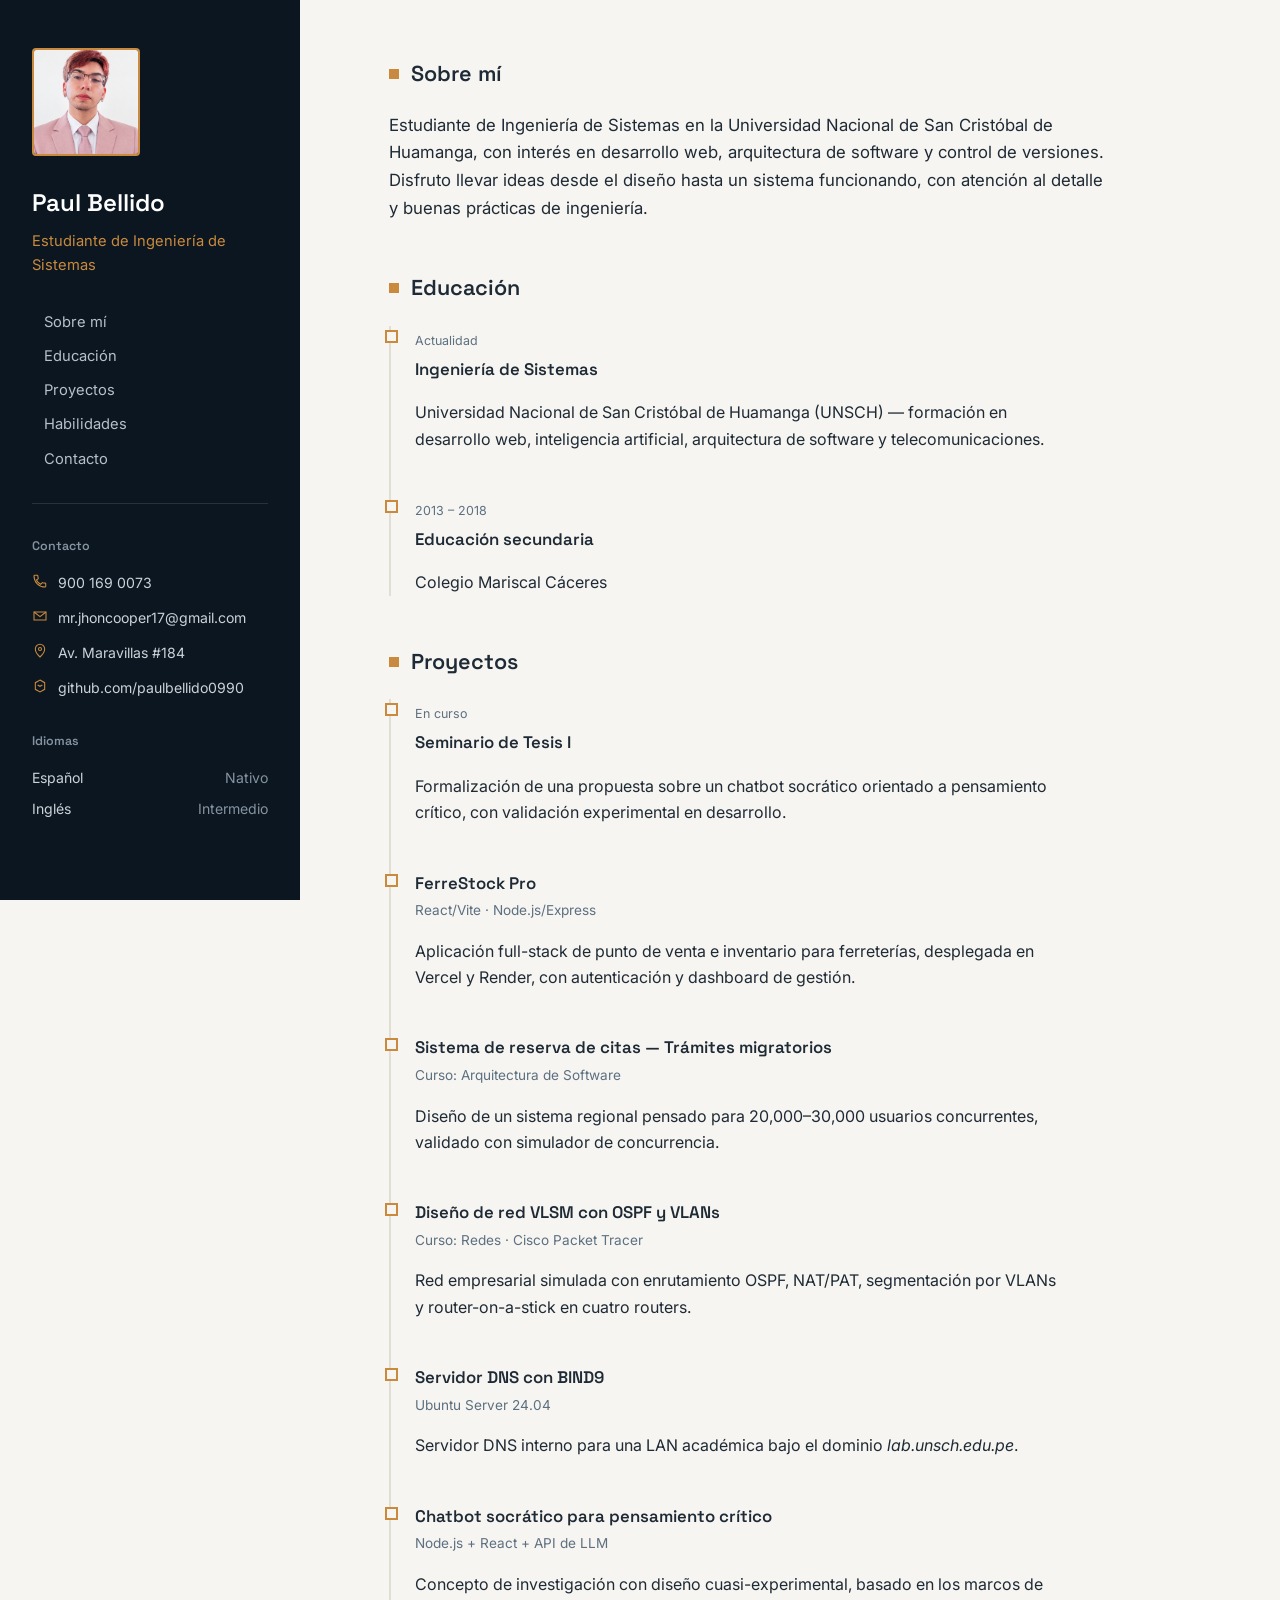
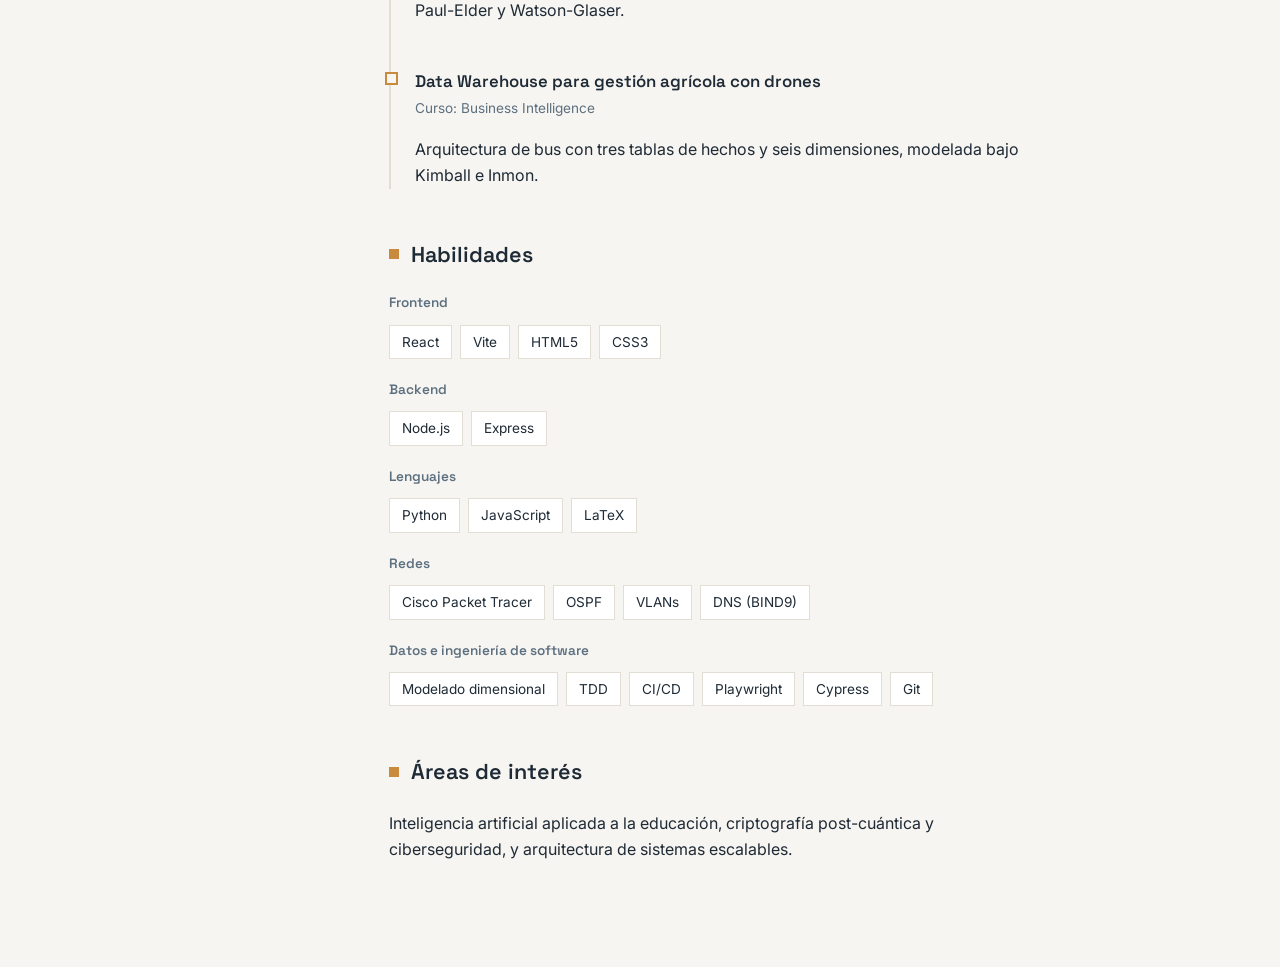
<file: index.html>
<!DOCTYPE html>
<html lang="es">
<head>
  <meta charset="UTF-8">
  <meta name="viewport" content="width=device-width, initial-scale=1.0">
  <title>Currículum Vitae - Paul Bellido</title>
  <link rel="preconnect" href="https://fonts.googleapis.com">
  <link rel="preconnect" href="https://fonts.gstatic.com" crossorigin>
  <link href="https://fonts.googleapis.com/css2?family=Space+Grotesk:wght@500;600;700&family=Inter:wght@400;500;600&display=swap" rel="stylesheet">
  <link rel="stylesheet" href="style.css">
</head>
<body>

  <div class="page">

    <aside class="sidebar">
      <img class="avatar" src="img/foto.png" alt="Foto de perfil">
      <h1>Paul Bellido</h1>
      <p class="role">Estudiante de Ingeniería de Sistemas</p>

      <nav class="side-nav">
        <a href="#sobre-mi">Sobre mí</a>
        <a href="#educacion">Educación</a>
        <a href="#experiencia">Proyectos</a>
        <a href="#habilidades">Habilidades</a>
        <a href="#contacto">Contacto</a>
      </nav>

      <div class="sidebar-block">
        <h2>Contacto</h2>
        <ul class="contact-list">
          <li>
            <svg viewBox="0 0 24 24" fill="none" stroke="currentColor" stroke-width="1.6"><path d="M6.6 10.5c1.4 2.8 3.6 5 6.4 6.4l2.1-2.1c.3-.3.7-.4 1-.2 1.1.4 2.3.6 3.5.6.6 0 1 .4 1 1V20c0 .6-.4 1-1 1C10.4 21 3 13.6 3 4.4c0-.6.4-1 1-1h3.8c.6 0 1 .4 1 1 0 1.2.2 2.4.6 3.5.1.4 0 .8-.2 1L6.6 10.5z"/></svg>
            <span>900 169 0073</span>
          </li>
          <li>
            <svg viewBox="0 0 24 24" fill="none" stroke="currentColor" stroke-width="1.6"><path d="M3 6h18v12H3z"/><path d="M3 6l9 7 9-7"/></svg>
            <span>mr.jhoncooper17@gmail.com</span>
          </li>
          <li>
            <svg viewBox="0 0 24 24" fill="none" stroke="currentColor" stroke-width="1.6"><path d="M12 21s7-6.4 7-12a7 7 0 1 0-14 0c0 5.6 7 12 7 12z"/><circle cx="12" cy="9" r="2.3"/></svg>
            <span>Av. Maravillas #184</span>
          </li>
          <li>
            <svg viewBox="0 0 24 24" fill="none" stroke="currentColor" stroke-width="1.6"><path d="M12 3l7 4v10l-7 4-7-4V7z"/><path d="M8.5 10.5l3.5 2 3.5-2"/></svg>
            <a href="https://github.com/paulbellido0990" target="_blank">github.com/paulbellido0990</a>
          </li>
        </ul>
      </div>

      <div class="sidebar-block">
        <h2>Idiomas</h2>
        <ul class="plain-list">
          <li>Español <span>Nativo</span></li>
          <li>Inglés <span>Intermedio</span></li>
        </ul>
      </div>
    </aside>

    <main class="content">

      <section id="sobre-mi">
        <h2><span class="marker"></span>Sobre mí</h2>
        <p class="lede">Estudiante de Ingeniería de Sistemas en la Universidad Nacional de San Cristóbal de Huamanga, con interés en desarrollo web, arquitectura de software y control de versiones. Disfruto llevar ideas desde el diseño hasta un sistema funcionando, con atención al detalle y buenas prácticas de ingeniería.</p>
      </section>

      <section id="educacion">
        <h2><span class="marker"></span>Educación</h2>
        <ol class="timeline">
          <li>
            <span class="tl-date">Actualidad</span>
            <h3>Ingeniería de Sistemas</h3>
            <p>Universidad Nacional de San Cristóbal de Huamanga (UNSCH) — formación en desarrollo web, inteligencia artificial, arquitectura de software y telecomunicaciones.</p>
          </li>
          <li>
            <span class="tl-date">2013 – 2018</span>
            <h3>Educación secundaria</h3>
            <p>Colegio Mariscal Cáceres</p>
          </li>
        </ol>
      </section>

      <section id="experiencia">
        <h2><span class="marker"></span>Proyectos</h2>
        <ol class="timeline">
          <li>
            <span class="tl-date">En curso</span>
            <h3>Seminario de Tesis I</h3>
            <p>Formalización de una propuesta sobre un chatbot socrático orientado a pensamiento crítico, con validación experimental en desarrollo.</p>
          </li>
          <li>
            <h3>FerreStock Pro</h3>
            <p class="stack">React/Vite · Node.js/Express</p>
            <p>Aplicación full-stack de punto de venta e inventario para ferreterías, desplegada en Vercel y Render, con autenticación y dashboard de gestión.</p>
          </li>
          <li>
            <h3>Sistema de reserva de citas — Trámites migratorios</h3>
            <p class="stack">Curso: Arquitectura de Software</p>
            <p>Diseño de un sistema regional pensado para 20,000–30,000 usuarios concurrentes, validado con simulador de concurrencia.</p>
          </li>
          <li>
            <h3>Diseño de red VLSM con OSPF y VLANs</h3>
            <p class="stack">Curso: Redes · Cisco Packet Tracer</p>
            <p>Red empresarial simulada con enrutamiento OSPF, NAT/PAT, segmentación por VLANs y router-on-a-stick en cuatro routers.</p>
          </li>
          <li>
            <h3>Servidor DNS con BIND9</h3>
            <p class="stack">Ubuntu Server 24.04</p>
            <p>Servidor DNS interno para una LAN académica bajo el dominio <em>lab.unsch.edu.pe</em>.</p>
          </li>
          <li>
            <h3>Chatbot socrático para pensamiento crítico</h3>
            <p class="stack">Node.js + React + API de LLM</p>
            <p>Concepto de investigación con diseño cuasi-experimental, basado en los marcos de Paul-Elder y Watson-Glaser.</p>
          </li>
          <li>
            <h3>Data Warehouse para gestión agrícola con drones</h3>
            <p class="stack">Curso: Business Intelligence</p>
            <p>Arquitectura de bus con tres tablas de hechos y seis dimensiones, modelada bajo Kimball e Inmon.</p>
          </li>
        </ol>
      </section>

      <section id="habilidades">
        <h2><span class="marker"></span>Habilidades</h2>
        <div class="skill-group">
          <h3>Frontend</h3>
          <ul class="tags"><li>React</li><li>Vite</li><li>HTML5</li><li>CSS3</li></ul>
        </div>
        <div class="skill-group">
          <h3>Backend</h3>
          <ul class="tags"><li>Node.js</li><li>Express</li></ul>
        </div>
        <div class="skill-group">
          <h3>Lenguajes</h3>
          <ul class="tags"><li>Python</li><li>JavaScript</li><li>LaTeX</li></ul>
        </div>
        <div class="skill-group">
          <h3>Redes</h3>
          <ul class="tags"><li>Cisco Packet Tracer</li><li>OSPF</li><li>VLANs</li><li>DNS (BIND9)</li></ul>
        </div>
        <div class="skill-group">
          <h3>Datos e ingeniería de software</h3>
          <ul class="tags"><li>Modelado dimensional</li><li>TDD</li><li>CI/CD</li><li>Playwright</li><li>Cypress</li><li>Git</li></ul>
        </div>
      </section>

      <section id="intereses">
        <h2><span class="marker"></span>Áreas de interés</h2>
        <p>Inteligencia artificial aplicada a la educación, criptografía post-cuántica y ciberseguridad, y arquitectura de sistemas escalables.</p>
      </section>

    </main>
  </div>

</body>
</html>
</file>
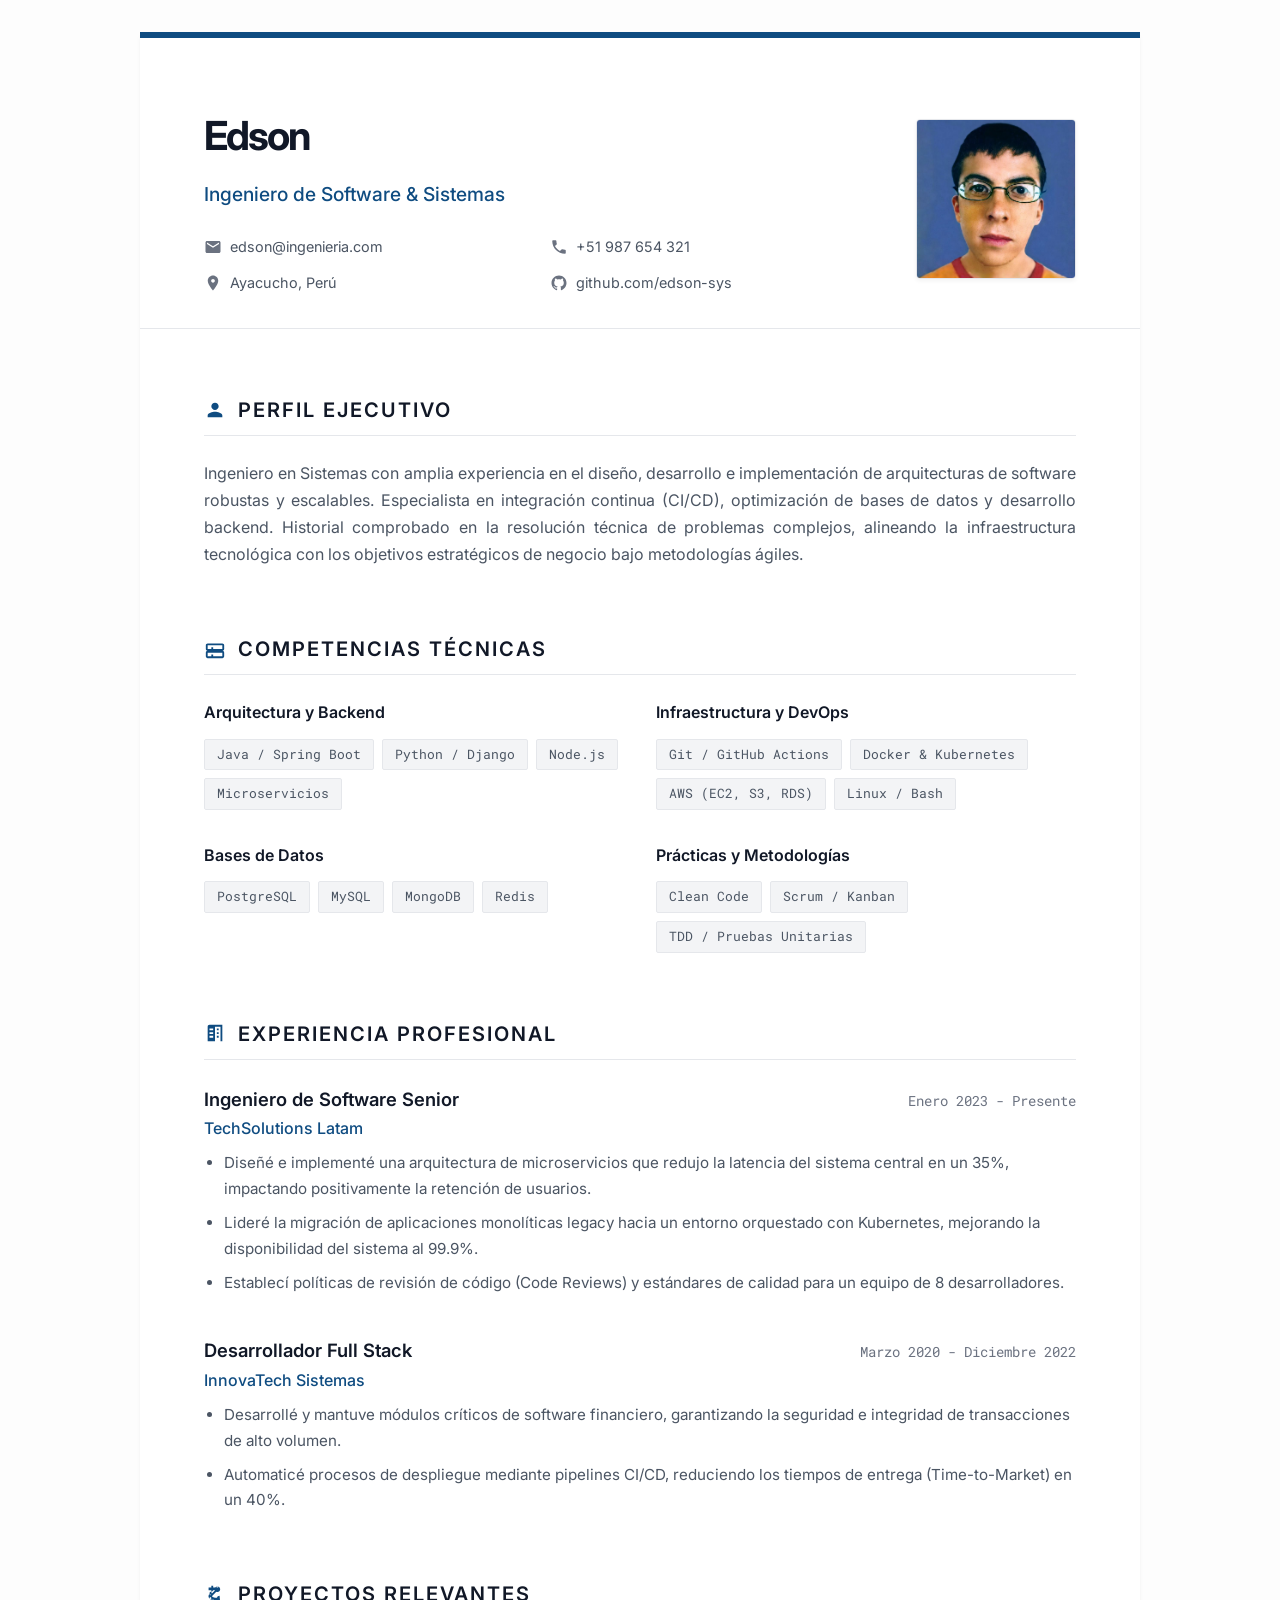
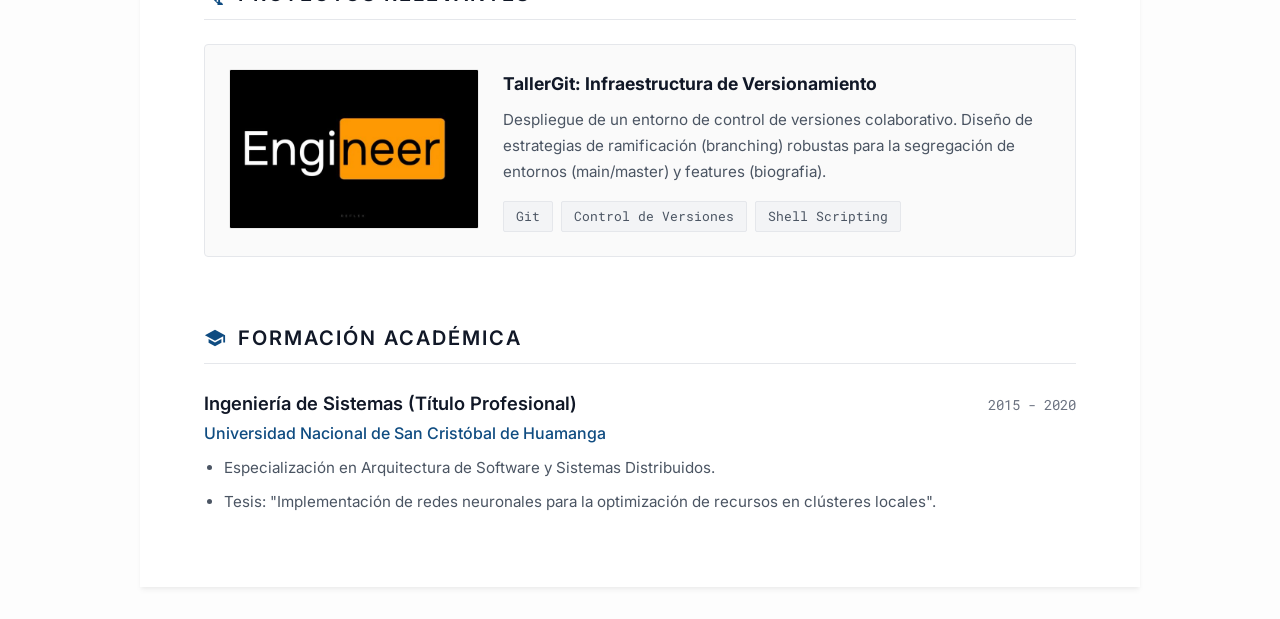
<file: biografia_Edson/index.html>
<!DOCTYPE html>
<html lang="es">
<head>
    <meta charset="UTF-8">
    <meta name="viewport" content="width=device-width, initial-scale=1.0">
    <title>Edson | Curriculum Vitae - Ingeniero en Sistemas</title>
    
    <!-- Fuentes: Inter para legibilidad formal y Roboto Mono para detalles técnicos -->
    <link href="https://fonts.googleapis.com/css2?family=Inter:wght@300;400;500;600;700&family=Roboto+Mono:wght@400;500&display=swap" rel="stylesheet">
    <!-- Se ha eliminado FontAwesome para usar iconos SVG nativos y mantener 100% HTML/CSS puro -->
    
    <link rel="stylesheet" href="estilos.css">

</head>
<body>
    <div class="cv-container">
        
        <!-- ENCABEZADO Y FOTO DE PERFIL -->
        <header class="cv-header">
            <div class="header-info">
                <h1>Edson</h1>
                <h2>Ingeniero de Software & Sistemas</h2>
                <div class="contact-info">
                    <div class="contact-item">
                        <svg viewBox="0 0 24 24"><path d="M20 4H4c-1.1 0-1.99.9-1.99 2L2 18c0 1.1.9 2 2 2h16c1.1 0 2-.9 2-2V6c0-1.1-.9-2-2-2zm0 4l-8 5-8-5V6l8 5 8-5v2z"/></svg>
                        <a href="mailto:edson@ingenieria.com">edson@ingenieria.com</a>
                    </div>
                    <div class="contact-item">
                        <svg viewBox="0 0 24 24"><path d="M6.62 10.79c1.44 2.83 3.76 5.14 6.59 6.59l2.2-2.2c.27-.27.67-.36 1.02-.24 1.12.37 2.33.57 3.57.57.55 0 1 .45 1 1V20c0 .55-.45 1-1 1-9.39 0-17-7.61-17-17 0-.55.45-1 1-1h3.5c.55 0 1 .45 1 1 0 1.25.2 2.45.57 3.57.11.35.03.74-.25 1.02l-2.2 2.2z"/></svg>
                        <span>+51 987 654 321</span>
                    </div>
                    <div class="contact-item">
                        <svg viewBox="0 0 24 24"><path d="M12 2C8.13 2 5 5.13 5 9c0 5.25 7 13 7 13s7-7.75 7-13c0-3.87-3.13-7-7-7zm0 9.5c-1.38 0-2.5-1.12-2.5-2.5s1.12-2.5 2.5-2.5 2.5 1.12 2.5 2.5-1.12 2.5-2.5 2.5z"/></svg>
                        <span>Ayacucho, Perú</span>
                    </div>
                    <div class="contact-item">
                        <svg viewBox="0 0 24 24"><path d="M12 2C6.48 2 2 6.48 2 12c0 4.42 2.87 8.17 6.84 9.5.5.08.66-.23.66-.5v-1.69c-2.77.6-3.36-1.34-3.36-1.34-.45-1.15-1.11-1.46-1.11-1.46-.91-.62.07-.6.07-.6 1 .07 1.53 1.03 1.53 1.03.87 1.52 2.34 1.07 2.91.83.09-.65.35-1.09.63-1.34-2.22-.25-4.55-1.11-4.55-4.92 0-1.11.38-2 1.03-2.71-.1-.25-.45-1.29.1-2.64 0 0 .84-.27 2.75 1.02.79-.22 1.65-.33 2.5-.33.85 0 1.71.11 2.5.33 1.91-1.29 2.75-1.02 2.75-1.02.55 1.35.2 2.39.1 2.64.65.71 1.03 1.6 1.03 2.71 0 3.82-2.34 4.66-4.57 4.91.36.31.69.92.69 1.85V21c0 .27.16.59.67.5C19.14 20.16 22 16.42 22 12c0-5.52-4.48-10-10-10z"/></svg>
                        <a href="https://github.com/edson-sys" target="_blank">github.com/edson-sys</a>
                    </div>
                </div>
            </div>
            
            <div class="header-photo">
                <!-- 
                  AQUÍ SE USA TU CARPETA img/. 
                  El atributo 'onerror' sirve para que, si el archivo aún no existe, 
                  se muestre un recuadro gris formal de relleno en lugar de un icono de error.
                -->
                <img src="img/perfil.jpg" 
                     alt="Fotografía profesional de Edson">
            </div>
        </header>

        <main class="cv-body">
            
            <!-- RESUMEN EJECUTIVO -->
            <section class="section">
                <h2 class="section-title"><svg viewBox="0 0 24 24"><path d="M12 12c2.21 0 4-1.79 4-4s-1.79-4-4-4-4 1.79-4 4 1.79 4 4 4zm0 2c-2.67 0-8 1.34-8 4v2h16v-2c0-2.66-5.33-4-8-4z"/></svg> Perfil Ejecutivo</h2>
                <p class="summary">
                    Ingeniero en Sistemas con amplia experiencia en el diseño, desarrollo e implementación de arquitecturas de software robustas y escalables. Especialista en integración continua (CI/CD), optimización de bases de datos y desarrollo backend. Historial comprobado en la resolución técnica de problemas complejos, alineando la infraestructura tecnológica con los objetivos estratégicos de negocio bajo metodologías ágiles.
                </p>
            </section>

            <!-- HABILIDADES TÉCNICAS (Formato Corporativo) -->
            <section class="section">
                <h2 class="section-title"><svg viewBox="0 0 24 24"><path d="M2 16v4c0 1.1.9 2 2 2h16c1.1 0 2-.9 2-2v-4c0-1.1-.9-2-2-2H4c-1.1 0-2 .9-2 2zm2 0h16v4H4v-4zm-2-8v4c0 1.1.9 2 2 2h16c1.1 0 2-.9 2-2V8c0-1.1-.9-2-2-2H4c-1.1 0-2 .9-2 2zm2 0h16v4H4V8zM8 18h2v2H8v-2zm0-8h2v2H8v-2z"/></svg> Competencias Técnicas</h2>
                <div class="skills-container">
                    <div class="skill-category">
                        <h3>Arquitectura y Backend</h3>
                        <div class="skill-list">
                            <span class="skill-tag">Java / Spring Boot</span>
                            <span class="skill-tag">Python / Django</span>
                            <span class="skill-tag">Node.js</span>
                            <span class="skill-tag">Microservicios</span>
                        </div>
                    </div>
                    <div class="skill-category">
                        <h3>Infraestructura y DevOps</h3>
                        <div class="skill-list">
                            <span class="skill-tag">Git / GitHub Actions</span>
                            <span class="skill-tag">Docker & Kubernetes</span>
                            <span class="skill-tag">AWS (EC2, S3, RDS)</span>
                            <span class="skill-tag">Linux / Bash</span>
                        </div>
                    </div>
                    <div class="skill-category">
                        <h3>Bases de Datos</h3>
                        <div class="skill-list">
                            <span class="skill-tag">PostgreSQL</span>
                            <span class="skill-tag">MySQL</span>
                            <span class="skill-tag">MongoDB</span>
                            <span class="skill-tag">Redis</span>
                        </div>
                    </div>
                    <div class="skill-category">
                        <h3>Prácticas y Metodologías</h3>
                        <div class="skill-list">
                            <span class="skill-tag">Clean Code</span>
                            <span class="skill-tag">Scrum / Kanban</span>
                            <span class="skill-tag">TDD / Pruebas Unitarias</span>
                        </div>
                    </div>
                </div>
            </section>

            <!-- EXPERIENCIA LABORAL -->
            <section class="section">
                <h2 class="section-title"><svg viewBox="0 0 24 24"><path d="M12 2H6c-1.1 0-2 .9-2 2v16h16V2h-8zm0 2h6v16h-6V4zm-6 2h4v2H6V6zm0 4h4v2H6v-2zm0 4h4v2H6v-2zm8-8h2v2h-2V6zm0 4h2v2h-2v-2zm0 4h2v2h-2v-2z"/></svg> Experiencia Profesional</h2>
                
                <div class="experience-item">
                    <div class="experience-header">
                        <div>
                            <h3 class="job-title">Ingeniero de Software Senior</h3>
                            <span class="job-company">TechSolutions Latam</span>
                        </div>
                        <span class="job-date">Enero 2023 - Presente</span>
                    </div>
                    <ul class="job-description">
                        <li>Diseñé e implementé una arquitectura de microservicios que redujo la latencia del sistema central en un 35%, impactando positivamente la retención de usuarios.</li>
                        <li>Lideré la migración de aplicaciones monolíticas legacy hacia un entorno orquestado con Kubernetes, mejorando la disponibilidad del sistema al 99.9%.</li>
                        <li>Establecí políticas de revisión de código (Code Reviews) y estándares de calidad para un equipo de 8 desarrolladores.</li>
                    </ul>
                </div>

                <div class="experience-item">
                    <div class="experience-header">
                        <div>
                            <h3 class="job-title">Desarrollador Full Stack</h3>
                            <span class="job-company">InnovaTech Sistemas</span>
                        </div>
                        <span class="job-date">Marzo 2020 - Diciembre 2022</span>
                    </div>
                    <ul class="job-description">
                        <li>Desarrollé y mantuve módulos críticos de software financiero, garantizando la seguridad e integridad de transacciones de alto volumen.</li>
                        <li>Automaticé procesos de despliegue mediante pipelines CI/CD, reduciendo los tiempos de entrega (Time-to-Market) en un 40%.</li>
                    </ul>
                </div>
            </section>

            <!-- PROYECTOS DESTACADOS (Con imágenes) -->
            <section class="section">
                <h2 class="section-title"><svg viewBox="0 0 24 24"><path d="M17 14c-1.33 0-2.45.85-2.83 2H12c-1.34 0-2.58-.59-3.41-1.59l4.82-4.82c.38.16.8.27 1.25.27 1.66 0 3-1.34 3-3s-1.34-3-3-3-3 1.34-3 3c0 .44.1.86.26 1.23l-4.7 4.71C7.06 12.38 7 11.7 7 11v-1c1.33 0 2.45-.85 2.83-2H17V5h-7V3H8v2H5v3h3v1c0 .92.21 1.79.57 2.58l-1.99 1.99c-.61-1.35-.61-2.97 0-4.32l1.41 1.41C7.62 11.23 7.8 11.6 8 12c-.2.4-.38.77-.59 1.12l-1.41-1.41c-1.48 1.48-1.48 3.88 0 5.36 1.13 1.13 2.76 1.41 4.14.85l4.8 4.8c-.16.38-.26.79-.26 1.23 0 1.66 1.34 3 3 3s3-1.34 3-3-1.34-3-3-3zm-2.34-8c-.55 0-1-.45-1-1s.45-1 1-1 1 .45 1 1-.45 1-1 1zM7 17.66c-.55 0-1-.45-1-1s.45-1 1-1 1 .45 1 1-.45 1-1 1zm7.66 3c-.55 0-1-.45-1-1s.45-1 1-1 1 .45 1 1-.45 1-1 1z"/></svg> Proyectos Relevantes</h2>
                
                <div class="project-grid">
                    <div class="project-card">
                        <div class="project-image-container">
                            <!-- Imagen del proyecto apuntando a img/ -->
                            <img src="img/tallergit.jpg" 
                                 alt="Esquema del proyecto TallerGit">
                        </div>
                        <div class="project-content">
                            <h3>TallerGit: Infraestructura de Versionamiento</h3>
                            <p>Despliegue de un entorno de control de versiones colaborativo. Diseño de estrategias de ramificación (branching) robustas para la segregación de entornos (main/master) y features (biografia).</p>
                            <div class="skill-list">
                                <span class="skill-tag">Git</span>
                                <span class="skill-tag">Control de Versiones</span>
                                <span class="skill-tag">Shell Scripting</span>
                            </div>
                        </div>
                    </div>
                </div>
            </section>

            <!-- EDUCACIÓN -->
            <section class="section">
                <h2 class="section-title"><svg viewBox="0 0 24 24"><path d="M12 3L1 9l11 6 9-4.91V17h2V9M5 13.18v4L12 21l7-3.82v-4L12 17l-7-3.82z"/></svg> Formación Académica</h2>
                
                <div class="experience-item">
                    <div class="experience-header">
                        <div>
                            <h3 class="job-title">Ingeniería de Sistemas (Título Profesional)</h3>
                            <span class="job-company">Universidad Nacional de San Cristóbal de Huamanga</span>
                        </div>
                        <span class="job-date">2015 - 2020</span>
                    </div>
                    <ul class="job-description">
                        <li>Especialización en Arquitectura de Software y Sistemas Distribuidos.</li>
                        <li>Tesis: "Implementación de redes neuronales para la optimización de recursos en clústeres locales".</li>
                    </ul>
                </div>
            </section>

        </main>
    </div>
</body>
</html>
</file>
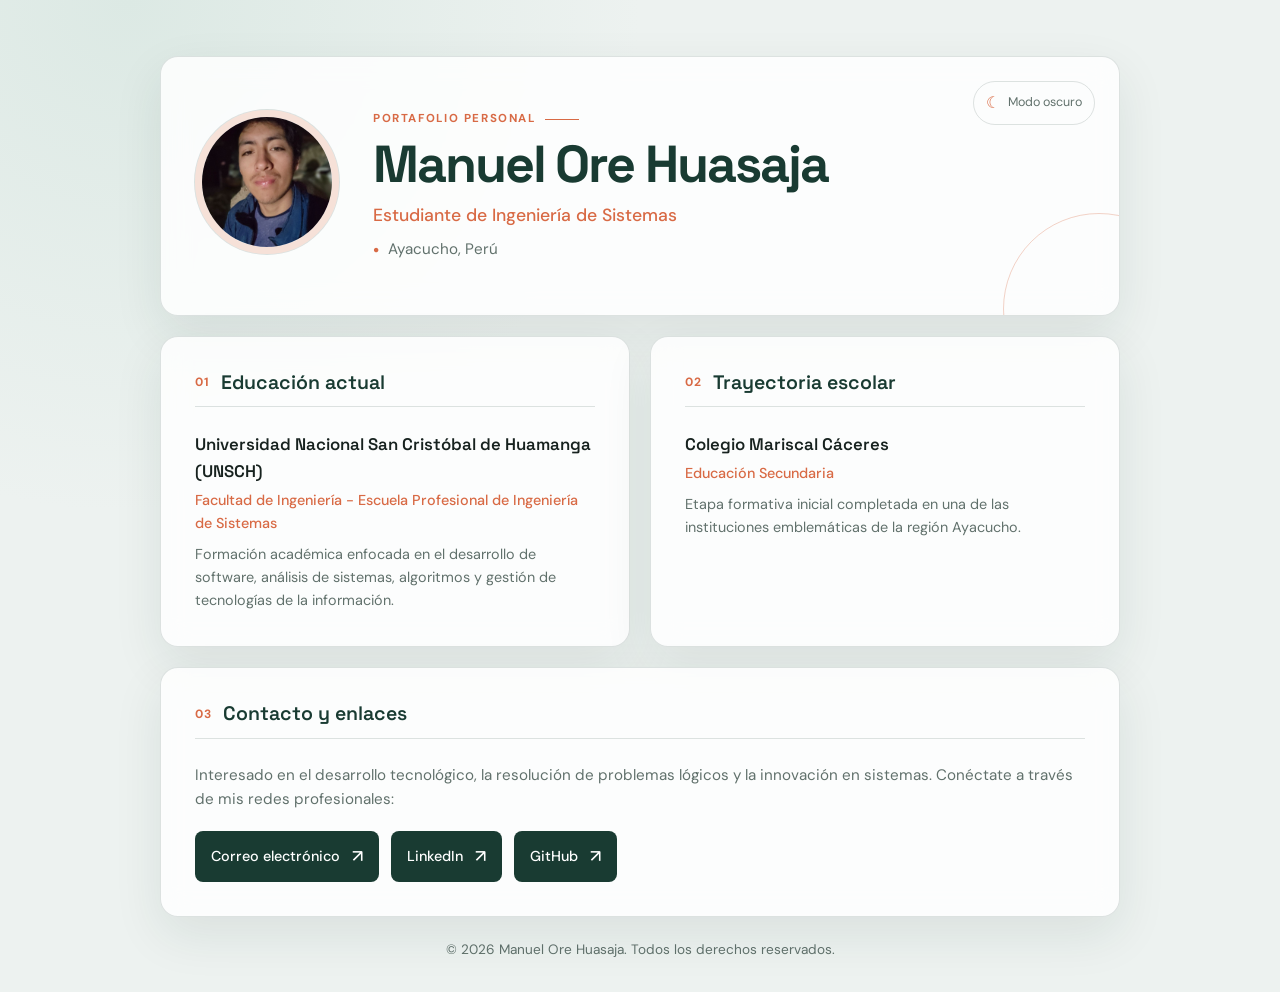
<file: biografia_Manuel/index.html>
<!DOCTYPE html>
<html lang="es">
<head>
    <meta charset="UTF-8">
    <meta name="viewport" content="width=device-width, initial-scale=1.0">
    <title>Manuel Ore Huasaja | Portafolio Profesional</title>
    <link rel="stylesheet" href="style.css">
    <link rel="preconnect" href="https://fonts.googleapis.com">
    <link rel="preconnect" href="https://fonts.gstatic.com" crossorigin>
    <link href="https://fonts.googleapis.com/css2?family=DM+Sans:wght@400;500;600;700&family=Space+Grotesk:wght@500;600;700&display=swap" rel="stylesheet">
</head>
<body>

    <div class="wrapper">
        <header class="card header-card">
            <button class="theme-toggle" type="button" aria-label="Cambiar a modo oscuro" aria-pressed="false">
                <span class="theme-icon" aria-hidden="true">☾</span>
                <span class="theme-label">Modo oscuro</span>
            </button>
            <div class="profile-container">
                <img src="gato.png" alt="Manuel Ore Huasaja" class="profile-img">
            </div>
            <div class="profile-info">
                <p class="eyebrow">PORTAFOLIO PERSONAL <span></span></p>
                <h1>Manuel Ore Huasaja</h1>
                <p class="subtitle">Estudiante de Ingeniería de Sistemas</p>
                <p class="location"><span aria-hidden="true">●</span> Ayacucho, Perú</p>
            </div>
        </header>

        <main class="main-grid">
            <section class="card">
                <div class="section-heading">
                    <span class="section-number">01</span>
                    <h2>Educación actual</h2>
                </div>
                <div class="timeline-item">
                    <h3>Universidad Nacional San Cristóbal de Huamanga (UNSCH)</h3>
                    <p class="role">Facultad de Ingeniería - Escuela Profesional de Ingeniería de Sistemas</p>
                    <p class="details">Formación académica enfocada en el desarrollo de software, análisis de sistemas, algoritmos y gestión de tecnologías de la información.</p>
                </div>
            </section>

            <section class="card">
                <div class="section-heading">
                    <span class="section-number">02</span>
                    <h2>Trayectoria escolar</h2>
                </div>
                <div class="timeline-item">
                    <h3>Colegio Mariscal Cáceres</h3>
                    <p class="role">Educación Secundaria</p>
                    <p class="details">Etapa formativa inicial completada en una de las instituciones emblemáticas de la región Ayacucho.</p>
                </div>
            </section>

            <section class="card full-width">
                <div class="section-heading">
                    <span class="section-number">03</span>
                    <h2>Contacto y enlaces</h2>
                </div>
                <p class="contact-text">Interesado en el desarrollo tecnológico, la resolución de problemas lógicos y la innovación en sistemas. Conéctate a través de mis redes profesionales:</p>
                <div class="contact-links">
                    <a href="mailto:tucorreo@example.com" class="btn">Correo electrónico <span aria-hidden="true">↗</span></a>
                    <a href="https://linkedin.com" target="_blank" rel="noreferrer" class="btn">LinkedIn <span aria-hidden="true">↗</span></a>
                    <a href="https://github.com" target="_blank" rel="noreferrer" class="btn">GitHub <span aria-hidden="true">↗</span></a>
                </div>
            </section>
        </main>

        <footer class="footer">
            <p>&copy; 2026 Manuel Ore Huasaja. Todos los derechos reservados.</p>
        </footer>
    </div>

    <script>
        const themeToggle = document.querySelector('.theme-toggle');
        const savedTheme = localStorage.getItem('portfolio-theme');
        const prefersDark = window.matchMedia('(prefers-color-scheme: dark)').matches;

        function setTheme(theme) {
            const isDark = theme === 'dark';
            document.documentElement.dataset.theme = theme;
            themeToggle.setAttribute('aria-pressed', isDark);
            themeToggle.setAttribute('aria-label', isDark ? 'Cambiar a modo claro' : 'Cambiar a modo oscuro');
            themeToggle.querySelector('.theme-icon').textContent = isDark ? '☀' : '☾';
            themeToggle.querySelector('.theme-label').textContent = isDark ? 'Modo claro' : 'Modo oscuro';
        }

        setTheme(savedTheme || (prefersDark ? 'dark' : 'light'));
        themeToggle.addEventListener('click', () => {
            const nextTheme = document.documentElement.dataset.theme === 'dark' ? 'light' : 'dark';
            localStorage.setItem('portfolio-theme', nextTheme);
            setTheme(nextTheme);
        });
    </script>
</body>
</html>
</file>
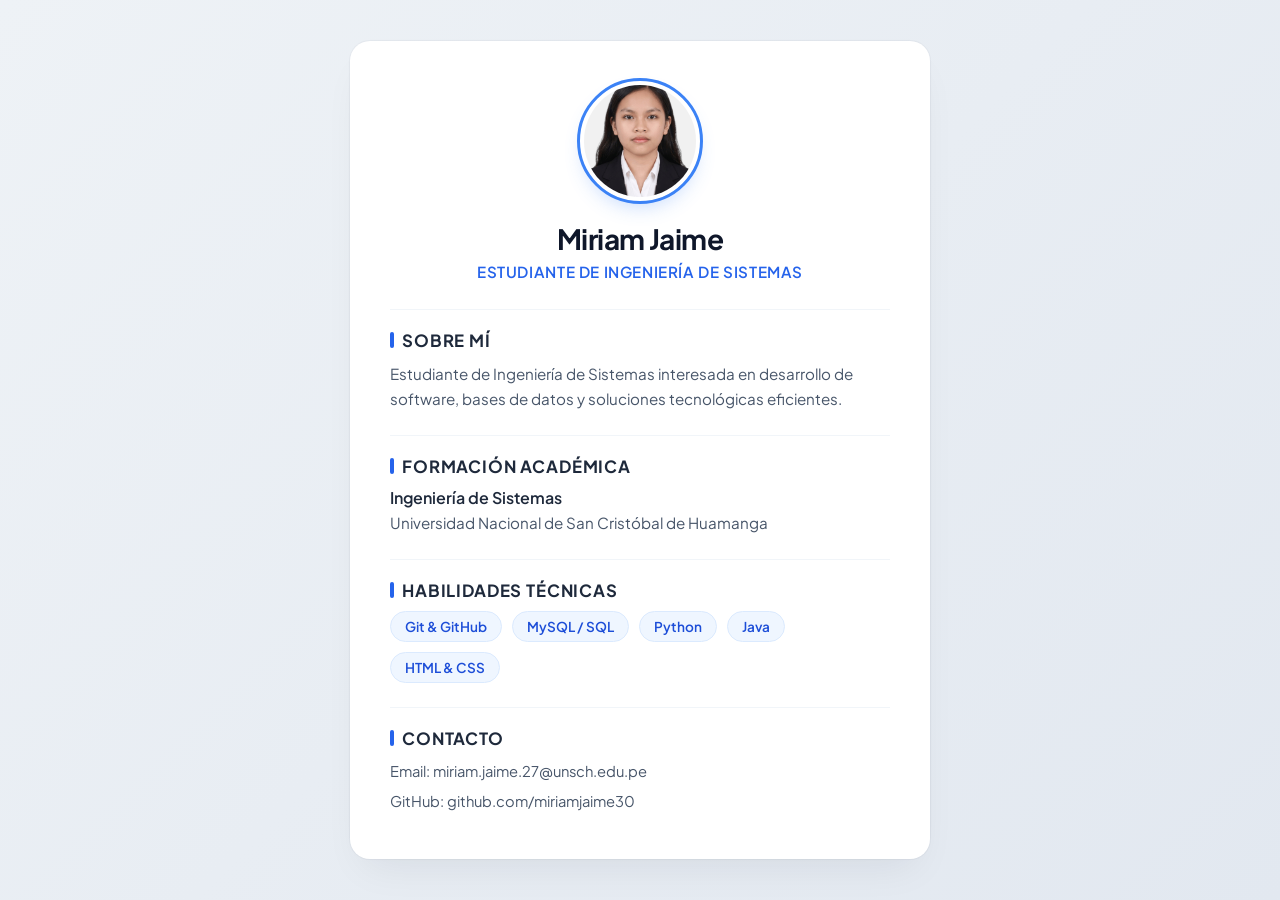
<file: biografia_Miriam/index.html>
<!DOCTYPE html>
<html lang="es">
<head>
  <meta charset="UTF-8">
  <meta name="viewport" content="width=device-width, initial-scale=1.0">
  <title>Biografía Profesional</title>
  <link rel="stylesheet" href="style.css">
</head>
<body>
  <main class="container">
    <header class="header">
      <img src="foto.jpeg" alt="Foto de perfil" class="avatar">
      <h1>Miriam Jaime</h1>
      <p class="role">Estudiante de Ingeniería de Sistemas</p>
    </header>

    <section class="section">
      <h2>Sobre mí</h2>
      <p>
        Estudiante de Ingeniería de Sistemas interesada en desarrollo de software, 
        bases de datos y soluciones tecnológicas eficientes.
      </p>
    </section>

    <section class="section">
      <h2>Formación Académica</h2>
      <div class="item">
        <h3>Ingeniería de Sistemas</h3>
        <p class="institution">Universidad Nacional de San Cristóbal de Huamanga</p>
      </div>
    </section>

    <section class="section">
      <h2>Habilidades Técnicas</h2>
      <ul class="skills">
        <li>Git & GitHub</li>
        <li>MySQL / SQL</li>
        <li>Python</li>
        <li>Java</li>
        <li>HTML & CSS</li>
      </ul>
    </section>
    <section class="section contact">
      <h2>Contacto</h2>
      <p>Email: miriam.jaime.27@unsch.edu.pe</p>
      <p>GitHub: github.com/miriamjaime30</p>
    </section>
  </main>
</body>
</html>
</file>
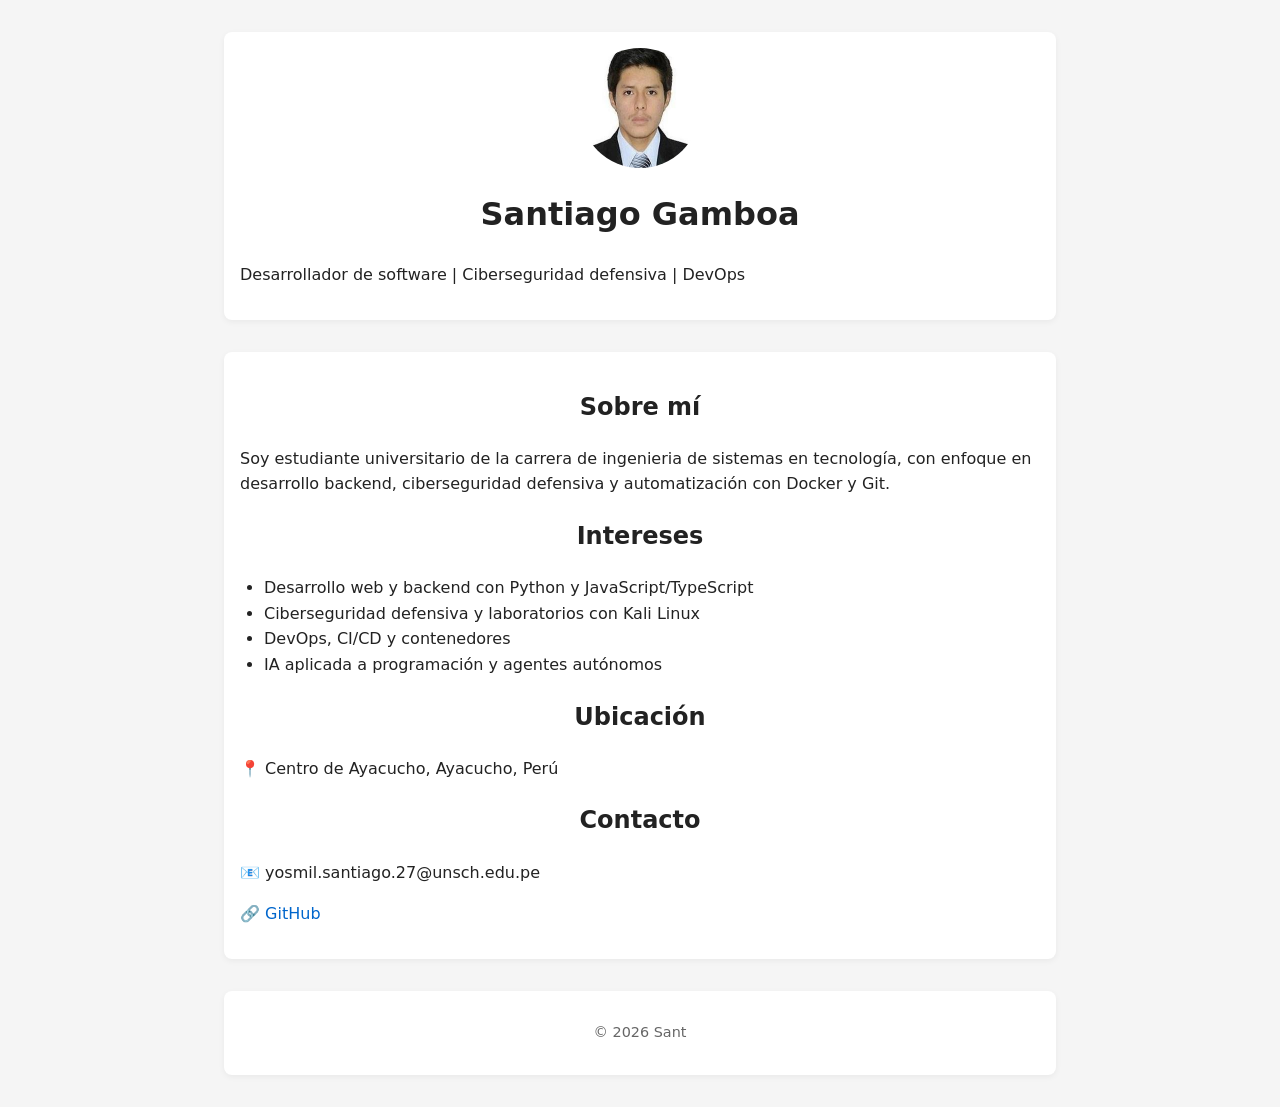
<file: Santiago-Adm/index.html>
<!DOCTYPE html>
<html lang="es">
<head>
  <meta charset="UTF-8" />
  <meta name="viewport" content="width=device-width, initial-scale=1.0" />
  <title>Biografía - Yosmil Santiago</title>
  <link rel="stylesheet" href="styles.css" />
</head>
<body>
  <header>
    <img src="assets/foto-perfil.jpg" alt="Foto de San Elenr" class="foto-perfil" />
    <h1>Santiago Gamboa</h1>
    <p>Desarrollador de software | Ciberseguridad defensiva | DevOps</p>
  </header>

  <main>
    <section>
      <h2>Sobre mí</h2>
      <p>
        Soy estudiante universitario de la carrera de ingenieria de sistemas en tecnología, con enfoque en desarrollo backend,
        ciberseguridad defensiva y automatización con Docker y Git.
      </p>
    </section>

    <section>
      <h2>Intereses</h2>
      <ul>
        <li>Desarrollo web y backend con Python y JavaScript/TypeScript</li>
        <li>Ciberseguridad defensiva y laboratorios con Kali Linux</li>
        <li>DevOps, CI/CD y contenedores</li>
        <li>IA aplicada a programación y agentes autónomos</li>
      </ul>
    </section>

    <section>
      <h2>Ubicación</h2>
      <p>📍 Centro de Ayacucho, Ayacucho, Perú</p>
    </section>

    <section>
      <h2>Contacto</h2>
      <p>📧 yosmil.santiago.27@unsch.edu.pe</p>
      <p>🔗 <a href="https://github.com/Santiago-Adm" target="_blank">GitHub</a></p>
    </section>
  </main>

  <footer>
    <p>&copy; 2026 Sant</p>
  </footer>
</body>
</html>
</file>
<file: style.css>
:root {
  --ink: #0B1620;
  --ink-soft: #16283B;
  --paper: #F7F5F1;
  --text: #1E2A35;
  --text-muted: #5C7080;
  --accent: #C98A3E;
  --line: #E2DED4;
}

* { box-sizing: border-box; }

body {
  margin: 0;
  font-family: 'Inter', sans-serif;
  color: var(--text);
  background: var(--paper);
  line-height: 1.65;
}

h1, h2, h3 {
  font-family: 'Space Grotesk', sans-serif;
  margin: 0;
}

.page {
  display: grid;
  grid-template-columns: 300px 1fr;
  min-height: 100vh;
}

/* SIDEBAR */
.sidebar {
  background: var(--ink);
  color: #E8ECEF;
  padding: 48px 32px;
  position: sticky;
  top: 0;
  height: 100vh;
  overflow-y: auto;
}

.avatar {
  width: 108px;
  height: 108px;
  border-radius: 4px;
  object-fit: cover;
  border: 2px solid var(--accent);
}

.sidebar h1 {
  font-size: 1.5rem;
  font-weight: 600;
  margin-top: 20px;
  color: #fff;
}

.role {
  color: var(--accent);
  font-size: 0.92rem;
  margin: 6px 0 32px;
}

.side-nav {
  display: flex;
  flex-direction: column;
  gap: 10px;
  padding-bottom: 32px;
  border-bottom: 1px solid rgba(255,255,255,0.12);
  margin-bottom: 32px;
}

.side-nav a {
  color: #B7C0C9;
  text-decoration: none;
  font-size: 0.92rem;
  border-left: 2px solid transparent;
  padding-left: 10px;
  transition: border-color 0.15s ease, color 0.15s ease;
}

.side-nav a:hover,
.side-nav a:focus-visible {
  color: #fff;
  border-color: var(--accent);
}

.sidebar-block { margin-bottom: 32px; }

.sidebar-block h2 {
  font-size: 0.78rem;
  color: #8593A0;
  font-weight: 600;
  margin-bottom: 14px;
}

.contact-list {
  list-style: none;
  padding: 0;
  margin: 0;
  display: flex;
  flex-direction: column;
  gap: 12px;
  font-size: 0.88rem;
}

.contact-list li {
  display: flex;
  align-items: flex-start;
  gap: 10px;
  color: #CBD2D8;
  word-break: break-word;
}

.contact-list svg {
  width: 16px;
  height: 16px;
  flex-shrink: 0;
  margin-top: 2px;
  color: var(--accent);
}

.contact-list a {
  color: #CBD2D8;
  text-decoration: none;
}

.contact-list a:hover { color: var(--accent); }

.plain-list {
  list-style: none;
  padding: 0;
  margin: 0;
  font-size: 0.88rem;
  display: flex;
  flex-direction: column;
  gap: 8px;
}

.plain-list li {
  display: flex;
  justify-content: space-between;
  color: #CBD2D8;
}

.plain-list span { color: #8593A0; }

/* CONTENT */
.content {
  padding: 56px 5%;
  max-width: 900px;
  margin: 0 auto;
  width: 100%;
}

.content section {
  margin-bottom: 48px;
}

.content h2 {
  font-size: 1.35rem;
  font-weight: 600;
  display: flex;
  align-items: center;
  gap: 12px;
  margin-bottom: 20px;
}

.marker {
  width: 10px;
  height: 10px;
  background: var(--accent);
  flex-shrink: 0;
}

.lede {
  font-size: 1.05rem;
  max-width: 62ch;
  color: var(--text);
}

.content p { max-width: 65ch; }

/* TIMELINE */
.timeline {
  list-style: none;
  margin: 0;
  padding: 0 0 0 24px;
  border-left: 2px solid var(--line);
}

.timeline li {
  position: relative;
  padding-bottom: 28px;
}

.timeline li:last-child { padding-bottom: 0; }

.timeline li::before {
  content: '';
  position: absolute;
  left: -30px;
  top: 4px;
  width: 9px;
  height: 9px;
  background: var(--paper);
  border: 2px solid var(--accent);
}

.tl-date {
  display: inline-block;
  font-size: 0.78rem;
  color: var(--text-muted);
  margin-bottom: 4px;
}

.timeline h3 {
  font-size: 1.05rem;
  font-weight: 600;
  margin-bottom: 2px;
}

.stack {
  font-size: 0.85rem;
  color: var(--text-muted);
  margin: 0 0 6px;
}

/* SKILLS */
.skill-group { margin-bottom: 20px; }

.skill-group h3 {
  font-size: 0.85rem;
  color: var(--text-muted);
  font-weight: 600;
  margin-bottom: 10px;
}

.tags {
  list-style: none;
  display: flex;
  flex-wrap: wrap;
  gap: 8px;
  padding: 0;
  margin: 0;
}

.tags li {
  border: 1px solid var(--line);
  padding: 5px 12px;
  font-size: 0.85rem;
  color: var(--text);
  background: #fff;
}

/* FOCUS STATE */
a:focus-visible, .side-nav a:focus-visible {
  outline: 2px solid var(--accent);
  outline-offset: 2px;
}

/* RESPONSIVE */
@media (max-width: 860px) {
  .page {
    grid-template-columns: 1fr;
  }
  .sidebar {
    position: static;
    height: auto;
    padding: 40px 28px;
  }
  .side-nav {
    flex-direction: row;
    flex-wrap: wrap;
    border-bottom: none;
    margin-bottom: 24px;
    padding-bottom: 0;
  }
  .content {
    padding: 40px 24px;
  }
}

@media (prefers-reduced-motion: reduce) {
  * { transition: none !important; }
}
</file>
<file: biografia_Edson/estilos.css>
:root {
            /* Paleta Formal y Seria (Estilo Corporativo/Ejecutivo) */
            --color-background: #fdfdfd;
            --color-surface: #ffffff;
            --color-text-primary: #111827; /* Negro muy oscuro, alta legibilidad */
            --color-text-secondary: #4b5563; /* Gris oscuro */
            --color-text-tertiary: #6b7280; /* Gris medio */
            --color-accent: #0f4c81; /* Azul institucional (Classic Blue) */
            --color-border: #e5e7eb;
            --font-main: 'Inter', sans-serif;
            --font-mono: 'Roboto Mono', monospace;
            --spacing-section: 4rem;
        }

        /* Reset y estilos base */
        * {
            margin: 0;
            padding: 0;
            box-sizing: border-box;
        }

        body {
            font-family: var(--font-main);
            background-color: var(--color-background);
            color: var(--color-text-primary);
            line-height: 1.7;
            -webkit-font-smoothing: antialiased;
            -moz-osx-font-smoothing: grayscale;
        }

        /* Contenedor principal estilo A4/Documento formal */
        .cv-container {
            max-width: 1000px;
            margin: 2rem auto;
            background-color: var(--color-surface);
            box-shadow: 0 4px 6px -1px rgba(0, 0, 0, 0.05), 0 2px 4px -1px rgba(0, 0, 0, 0.03);
            border-top: 6px solid var(--color-accent);
        }

        .cv-header {
            display: flex;
            justify-content: space-between;
            align-items: center;
            padding: 4rem 4rem 2rem 4rem;
            border-bottom: 1px solid var(--color-border);
        }

        .header-info {
            flex: 1;
        }

        .header-info h1 {
            font-size: 2.5rem;
            font-weight: 700;
            color: var(--color-text-primary);
            letter-spacing: -0.05em;
            margin-bottom: 0.5rem;
        }

        .header-info h2 {
            font-size: 1.2rem;
            font-weight: 500;
            color: var(--color-accent);
            margin-bottom: 1.5rem;
        }

        .contact-info {
            display: grid;
            grid-template-columns: repeat(2, 1fr);
            gap: 0.75rem;
        }

        .contact-item {
            display: flex;
            align-items: center;
            font-size: 0.9rem;
            color: var(--color-text-secondary);
        }

        .contact-item svg {
            width: 18px;
            height: 18px;
            color: var(--color-text-tertiary);
            margin-right: 0.5rem;
            fill: currentColor;
        }

        .contact-item a {
            color: var(--color-text-secondary);
            text-decoration: none;
            transition: color 0.3s ease;
        }

        .contact-item a:hover {
            color: var(--color-accent);
        }

        /* Contenedor de la foto de perfil apuntando a img/ */
        .header-photo {
            width: 160px;
            height: 160px;
            flex-shrink: 0;
            margin-left: 2rem;
        }

        .header-photo img {
            width: 100%;
            height: 100%;
            object-fit: cover;
            border-radius: 4px; /* Bordes ligeramente redondeados, más serio que un círculo perfecto */
            border: 1px solid var(--color-border);
            box-shadow: 0 2px 4px rgba(0,0,0,0.05);
        }

        .cv-body {
            padding: 0 4rem 4rem 4rem;
        }

        @keyframes fadeInUp {
            from {
                opacity: 0;
                transform: translateY(20px);
            }
            to {
                opacity: 1;
                transform: translateY(0);
            }
        }

        .section {
            margin-top: var(--spacing-section);
            opacity: 0; 
            animation: fadeInUp 0.8s ease-out forwards;
        }

        /* Efecto de cascada progresivo mediante retrasos en CSS */
        .section:nth-of-type(1) { animation-delay: 0.1s; }
        .section:nth-of-type(2) { animation-delay: 0.3s; }
        .section:nth-of-type(3) { animation-delay: 0.5s; }
        .section:nth-of-type(4) { animation-delay: 0.7s; }
        .section:nth-of-type(5) { animation-delay: 0.9s; }

        .section-title {
            font-size: 1.25rem;
            font-weight: 600;
            text-transform: uppercase;
            letter-spacing: 0.1em;
            color: var(--color-text-primary);
            margin-bottom: 1.5rem;
            padding-bottom: 0.5rem;
            border-bottom: 1px solid var(--color-border);
            display: flex;
            align-items: center;
        }

        .section-title svg {
            width: 22px;
            height: 22px;
            margin-right: 0.75rem;
            color: var(--color-accent);
            fill: currentColor;
        }

        .summary {
            font-size: 1rem;
            color: var(--color-text-secondary);
            text-align: justify;
        }

        .experience-item {
            margin-bottom: 2.5rem;
        }

        .experience-item:last-child {
            margin-bottom: 0;
        }

        .experience-header {
            display: flex;
            justify-content: space-between;
            align-items: baseline;
            margin-bottom: 0.5rem;
        }

        .job-title {
            font-size: 1.15rem;
            font-weight: 600;
            color: var(--color-text-primary);
        }

        .job-company {
            font-size: 1rem;
            font-weight: 500;
            color: var(--color-accent);
        }

        .job-date {
            font-family: var(--font-mono);
            font-size: 0.85rem;
            color: var(--color-text-tertiary);
        }

        .job-description {
            list-style-type: disc;
            padding-left: 1.25rem;
            color: var(--color-text-secondary);
            font-size: 0.95rem;
        }

        .job-description li {
            margin-bottom: 0.5rem;
        }

        .project-grid {
            display: grid;
            grid-template-columns: 1fr;
            gap: 2rem;
        }

        .project-card {
            display: grid;
            grid-template-columns: 250px 1fr;
            gap: 1.5rem;
            border: 1px solid var(--color-border);
            padding: 1.5rem;
            border-radius: 4px;
            background: #fafafa;
        }

        .project-image-container {
            width: 100%;
            height: 160px;
            overflow: hidden;
            border-radius: 2px;
            border: 1px solid #eaeaea;
        }

        /* Imagen del proyecto apuntando a la carpeta img/ */
        .project-image-container img {
            width: 100%;
            height: 100%;
            object-fit: cover;
            transition: transform 0.5s ease;
        }

        .project-card:hover .project-image-container img {
            transform: scale(1.03); /* Animación muy sutil y formal al pasar el ratón */
        }

        .project-content h3 {
            font-size: 1.1rem;
            color: var(--color-text-primary);
            margin-bottom: 0.5rem;
        }

        .project-content p {
            font-size: 0.95rem;
            color: var(--color-text-secondary);
            margin-bottom: 1rem;
        }

        .skills-container {
            display: grid;
            grid-template-columns: repeat(2, 1fr);
            gap: 2rem;
        }

        .skill-category h3 {
            font-size: 1rem;
            color: var(--color-text-primary);
            margin-bottom: 0.75rem;
            font-weight: 600;
        }

        .skill-list {
            display: flex;
            flex-wrap: wrap;
            gap: 0.5rem;
        }

        .skill-tag {
            font-family: var(--font-mono);
            font-size: 0.8rem;
            background-color: #f3f4f6;
            color: var(--color-text-secondary);
            padding: 0.25rem 0.75rem;
            border-radius: 2px;
            border: 1px solid var(--color-border);
        }

        @media (max-width: 768px) {
            .cv-header {
                flex-direction: column;
                text-align: center;
                padding: 2.5rem 1.5rem;
            }
            .header-photo {
                margin: 0 auto 1.5rem auto;
                order: -1; /* Mueve la foto arriba en móviles */
            }
            .contact-info {
                grid-template-columns: 1fr;
            }
            .cv-body {
                padding: 0 1.5rem 2.5rem 1.5rem;
            }
            .experience-header {
                flex-direction: column;
            }
            .job-date {
                margin-top: 0.25rem;
                margin-bottom: 0.75rem;
            }
            .skills-container, .project-card {
                grid-template-columns: 1fr;
            }
            .project-image-container {
                height: 200px;
            }
        }

        /* Formato para impresión (vital en un CV formal) */
        @media print {
            body {
                background-color: white;
            }
            .cv-container {
                margin: 0;
                box-shadow: none;
                border-top: none;
            }
            .section {
                opacity: 1 !important;
                transform: none !important;
                margin-top: 2rem;
                animation: none !important; /* Desactiva animaciones al imprimir */
            }
            /* Ocultar elementos innecesarios al imprimir */
            .project-image-container {
                display: none;
            }
            .project-card {
                grid-template-columns: 1fr;
                padding: 0;
                border: none;
                background: white;
            }
        }
</file>
<file: biografia_Manuel/style.css>
:root {
    --bg-color: #edf2f0;
    --bg-accent: #dce9e4;
    --card-bg: rgba(255, 255, 255, 0.84);
    --text-main: #17221f;
    --text-muted: #61716c;
    --primary: #193b32;
    --accent: #d86a45;
    --accent-soft: #f6e1d8;
    --border-color: rgba(25, 59, 50, 0.14);
    --radius: 18px;
    --shadow: 0 18px 50px rgba(27, 58, 49, 0.09);
    --button-text: #ffffff;
    --transition: 220ms ease;
}

:root[data-theme="dark"] {
    --bg-color: #111b19;
    --bg-accent: #1b302b;
    --card-bg: rgba(26, 42, 38, 0.9);
    --text-main: #e7f0ec;
    --text-muted: #a9bbb4;
    --primary: #d7ebe3;
    --accent: #f09a70;
    --accent-soft: rgba(240, 154, 112, 0.14);
    --border-color: rgba(213, 236, 226, 0.13);
    --shadow: 0 20px 55px rgba(0, 0, 0, 0.2);
    --button-text: #14221e;
}

* {
    margin: 0;
    padding: 0;
    box-sizing: border-box;
}

body {
    font-family: 'DM Sans', sans-serif;
    background: radial-gradient(circle at 10% 0%, var(--bg-accent), transparent 32rem), var(--bg-color);
    color: var(--text-main);
    line-height: 1.6;
    padding: 56px 20px 32px;
    min-height: 100vh;
    transition: background-color var(--transition), color var(--transition);
}

/* Estructura general */
.wrapper {
    max-width: 960px;
    margin: 0 auto;
    display: flex;
    flex-direction: column;
    gap: 20px;
}

.card {
    background-color: var(--card-bg);
    backdrop-filter: blur(14px);
    border: 1px solid var(--border-color);
    border-radius: var(--radius);
    padding: 34px;
    box-shadow: var(--shadow);
    transition: background-color var(--transition), border-color var(--transition), box-shadow var(--transition);
}

/* Encabezado */
.header-card {
    display: flex;
    align-items: center;
    gap: 34px;
    min-height: 260px;
    position: relative;
    overflow: hidden;
}

.header-card::after {
    content: "";
    width: 190px;
    height: 190px;
    border: 1px solid var(--accent);
    border-radius: 50%;
    position: absolute;
    right: -76px;
    bottom: -90px;
    opacity: 0.3;
}

.theme-toggle {
    position: absolute;
    top: 24px;
    right: 24px;
    display: inline-flex;
    align-items: center;
    gap: 8px;
    border: 1px solid var(--border-color);
    border-radius: 999px;
    padding: 8px 12px;
    background: transparent;
    color: var(--text-muted);
    font: inherit;
    font-size: 0.78rem;
    cursor: pointer;
    transition: color var(--transition), background-color var(--transition), border-color var(--transition);
}

.theme-toggle:hover {
    background: var(--accent-soft);
    color: var(--text-main);
}

.theme-icon {
    color: var(--accent);
    font-size: 1rem;
}

.profile-container {
    flex-shrink: 0;
}

.profile-img {
    width: 144px;
    height: 144px;
    border-radius: 50%;
    object-fit: cover;
    border: 7px solid var(--accent-soft);
    background-color: var(--accent-soft);
    box-shadow: 0 0 0 1px var(--border-color);
}

.eyebrow {
    display: flex;
    align-items: center;
    gap: 9px;
    color: var(--accent);
    font-size: 0.72rem;
    font-weight: 700;
    letter-spacing: 0.14em;
    margin-bottom: 8px;
}

.eyebrow span {
    width: 34px;
    height: 1px;
    background: currentColor;
}

.profile-info h1 {
    font-family: 'Space Grotesk', sans-serif;
    font-size: clamp(2rem, 5vw, 3.25rem);
    line-height: 1.05;
    font-weight: 700;
    color: var(--primary);
    letter-spacing: -0.04em;
    margin-bottom: 10px;
}

.subtitle {
    font-size: 1.1rem;
    font-weight: 500;
    color: var(--accent);
    margin-bottom: 8px;
}

.location {
    font-size: 0.95rem;
    color: var(--text-muted);
}

.location span {
    color: var(--accent);
    font-size: 0.65rem;
    vertical-align: middle;
    margin-right: 5px;
}

/* Grilla principal */
.main-grid {
    display: grid;
    grid-template-columns: 1fr 1fr;
    gap: 20px;
}

.full-width {
    grid-column: span 2;
}

.section-heading {
    display: flex;
    align-items: center;
    gap: 11px;
    margin-bottom: 24px;
    padding-bottom: 12px;
    border-bottom: 1px solid var(--border-color);
}

section h2 {
    font-family: 'Space Grotesk', sans-serif;
    font-size: 1.22rem;
    font-weight: 600;
    color: var(--primary);
    line-height: 1.2;
}

.section-number {
    color: var(--accent);
    font-size: 0.75rem;
    font-weight: 700;
    letter-spacing: 0.08em;
}

/* Contenido de secciones */
.timeline-item h3 {
    font-family: 'Space Grotesk', sans-serif;
    font-size: 1.05rem;
    font-weight: 600;
    color: var(--text-main);
    margin-bottom: 4px;
}

.timeline-item .role {
    font-size: 0.9rem;
    font-weight: 500;
    color: var(--accent);
    margin-bottom: 8px;
}

.timeline-item .details {
    font-size: 0.9rem;
    color: var(--text-muted);
}

/* Contacto */
.contact-text {
    color: var(--text-muted);
    margin-bottom: 20px;
    font-size: 0.95rem;
}

.contact-links {
    display: flex;
    gap: 12px;
    flex-wrap: wrap;
}

.btn {
    display: inline-flex;
    align-items: center;
    gap: 12px;
    padding: 11px 16px;
    background-color: var(--primary);
    color: var(--button-text);
    text-decoration: none;
    font-size: 0.9rem;
    font-weight: 500;
    border-radius: 8px;
    transition: transform var(--transition), background-color var(--transition), color var(--transition);
}

.btn:hover {
    background-color: var(--accent);
    color: #fff;
    transform: translateY(-2px);
}

.btn span {
    font-size: 1.1rem;
}

/* Pie de página */
.footer {
    text-align: center;
    font-size: 0.85rem;
    color: var(--text-muted);
    margin-top: 2px;
}

/* Diseño adaptable para móviles */
@media (max-width: 768px) {
    .header-card {
        flex-direction: column;
        text-align: center;
        padding-top: 76px;
    }

    .eyebrow {
        justify-content: center;
    }
    
    .main-grid {
        grid-template-columns: 1fr;
    }
    
    .full-width {
        grid-column: span 1;
    }
    
    .contact-links {
        justify-content: center;
    }

    .theme-toggle {
        top: 18px;
        right: 18px;
    }

    .card {
        padding: 25px;
    }
}

@media (prefers-reduced-motion: reduce) {
    *, *::before, *::after {
        transition-duration: 0.01ms !important;
    }
}
</file>
<file: biografia_Miriam/style.css>
@import url('https://fonts.googleapis.com/css2?family=Plus+Jakarta+Sans:wght@400;500;600;700&display=swap');

* {
  box-sizing: border-box;
  margin: 0;
  padding: 0;
}

body {
  font-family: 'Plus Jakarta Sans', system-ui, -apple-system, sans-serif;
  background: linear-gradient(135deg, #eef2f6 0%, #e2e8f0 100%);
  color: #334155;
  min-height: 100vh;
  display: flex;
  justify-content: center;
  align-items: center;
  padding: 32px 16px;
}

.container {
  background: #ffffff;
  max-width: 580px;
  width: 100%;
  border-radius: 20px;
  padding: 40px;
  box-shadow: 0 20px 40px -15px rgba(15, 23, 42, 0.08), 0 0 1px 1px rgba(15, 23, 42, 0.04);
}

.header {
  text-align: center;
  margin-bottom: 28px;
}

.avatar {
  width: 120px;
  height: 120px;
  border-radius: 50%;
  object-fit: cover;
  border: 4px solid #ffffff;
  outline: 3px solid #3b82f6;
  box-shadow: 0 10px 20px -5px rgba(59, 130, 246, 0.3);
  margin-bottom: 16px;
}

.header h1 {
  font-size: 1.75rem;
  font-weight: 700;
  color: #0f172a;
  letter-spacing: -0.02em;
}

.role {
  color: #2563eb;
  font-size: 0.95rem;
  font-weight: 600;
  margin-top: 6px;
  text-transform: uppercase;
  letter-spacing: 0.04em;
}

.section {
  margin-top: 24px;
  border-top: 1px solid #f1f5f9;
  padding-top: 20px;
}

.section h2 {
  font-size: 1.05rem;
  font-weight: 700;
  color: #1e293b;
  text-transform: uppercase;
  letter-spacing: 0.05em;
  margin-bottom: 10px;
  display: flex;
  align-items: center;
  gap: 8px;
}

.section h2::before {
  content: '';
  display: inline-block;
  width: 4px;
  height: 16px;
  background-color: #2563eb;
  border-radius: 2px;
}

.section p {
  color: #475569;
  line-height: 1.65;
  font-size: 0.95rem;
}

.item h3 {
  font-size: 1rem;
  font-weight: 600;
  color: #1e293b;
}

.institution {
  color: #64748b;
  font-size: 0.9rem;
  margin-top: 2px;
}

.skills {
  display: flex;
  flex-wrap: wrap;
  gap: 10px;
  list-style: none;
  margin-top: 10px;
}

.skills li {
  background-color: #eff6ff;
  color: #1d4ed8;
  border: 1px solid #dbeafe;
  padding: 6px 14px;
  border-radius: 9999px;
  font-size: 0.85rem;
  font-weight: 600;
  transition: all 0.2s ease;
}

.skills li:hover {
  background-color: #dbeafe;
  transform: translateY(-1px);
}

.contact p {
  font-size: 0.92rem;
  color: #475569;
  margin-bottom: 6px;
}
</file>
<file: Santiago-Adm/styles.css>
body {
  font-family: system-ui, -apple-system, sans-serif;
  line-height: 1.6;
  margin: 0;
  padding: 0;
  background: #f5f5f5;
  color: #222;
}

header, main, footer {
  max-width: 800px;
  margin: 2rem auto;
  padding: 1rem;
  background: #fff;
  border-radius: 8px;
  box-shadow: 0 2px 6px rgba(0,0,0,0.05);
}

.foto-perfil {
  width: 120px;
  height: 120px;
  border-radius: 50%;
  object-fit: cover;
  display: block;
  margin: 0 auto 1rem;
}

h1, h2 {
  text-align: center;
}

ul {
  padding-left: 1.5rem;
}

a {
  color: #0066cc;
  text-decoration: none;
}

a:hover {
  text-decoration: underline;
}

footer {
  text-align: center;
  font-size: 0.9rem;
  color: #666;
}
</file>
